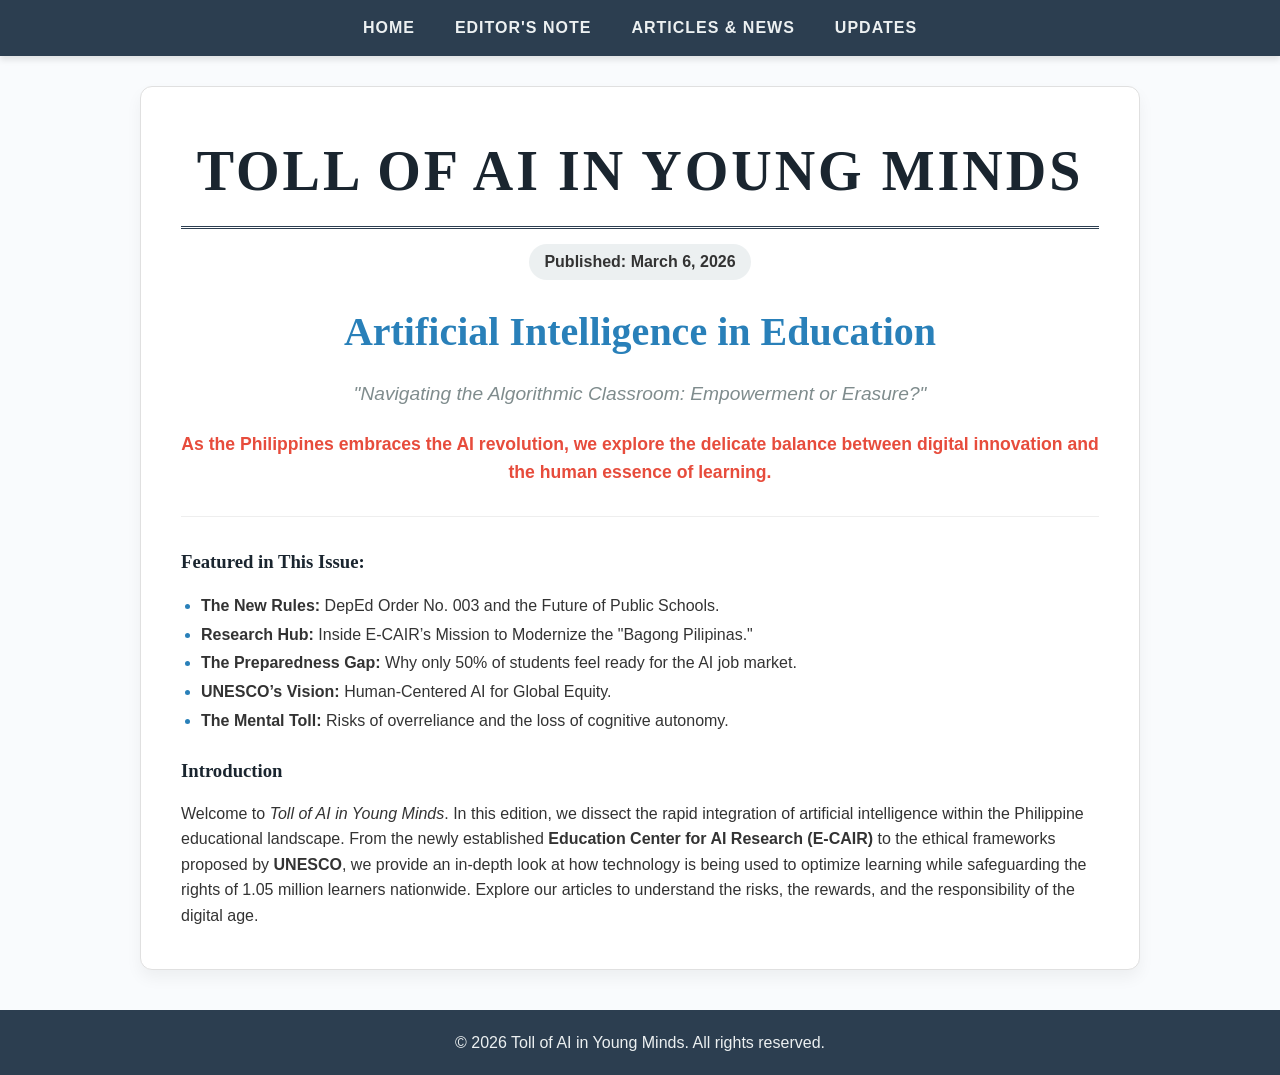
<file: index.html>
<!DOCTYPE html>
<html lang="en">
<head>
    <meta charset="UTF-8">
    <meta name="viewport" content="width=device-width, initial-scale=1.0">
    <title>Toll of AI in Young Minds - Home</title>
    <link rel="stylesheet" href="styles.css">
</head>
<body>
    <nav>
        <a href="index.html">Home</a>
        <a href="editor.html">Editor's Note</a>
        <a href="articles.html">Articles & News</a>
        <a href="updates.html">Updates</a>
    </nav>

    <div class="container text-center">
        <h1 class="magazine-title">Toll of AI in Young Minds</h1>
        <p class="pub-date text-bold">Published: March 6, 2026</p>
        
        <h2 class="headline">Artificial Intelligence in Education</h2>
        <p class="tagline text-italic">"Navigating the Algorithmic Classroom: Empowerment or Erasure?"</p>
        
        <p style="margin: 20px 0; font-size: 1.1em; color: #e74c3c;">
            <strong>As the Philippines embraces the AI revolution, we explore the delicate balance between digital innovation and the human essence of learning.</strong>
        </p>

        <hr style="margin: 30px 0; border: 0; border-top: 1px solid #eee;">

        <div style="text-align: left;">
            <h3>Featured in This Issue:</h3>
            <ul class="coverlines-list">
                <li><strong>The New Rules:</strong> DepEd Order No. 003 and the Future of Public Schools.</li>
                <li><strong>Research Hub:</strong> Inside E-CAIR’s Mission to Modernize the "Bagong Pilipinas."</li>
                <li><strong>The Preparedness Gap:</strong> Why only 50% of students feel ready for the AI job market.</li>
                <li><strong>UNESCO’s Vision:</strong> Human-Centered AI for Global Equity.</li>
                <li><strong>The Mental Toll:</strong> Risks of overreliance and the loss of cognitive autonomy.</li>
            </ul>

            <h3>Introduction</h3>
            <p>Welcome to <em>Toll of AI in Young Minds</em>. In this edition, we dissect the rapid integration of artificial intelligence within the Philippine educational landscape. From the newly established <strong>Education Center for AI Research (E-CAIR)</strong> to the ethical frameworks proposed by <strong>UNESCO</strong>, we provide an in-depth look at how technology is being used to optimize learning while safeguarding the rights of 1.05 million learners nationwide. Explore our articles to understand the risks, the rewards, and the responsibility of the digital age.</p>
        </div>
    </div>

    <footer>
        <p>&copy; 2026 Toll of AI in Young Minds. All rights reserved.</p>
    </footer>
</body>
</html>
</file>
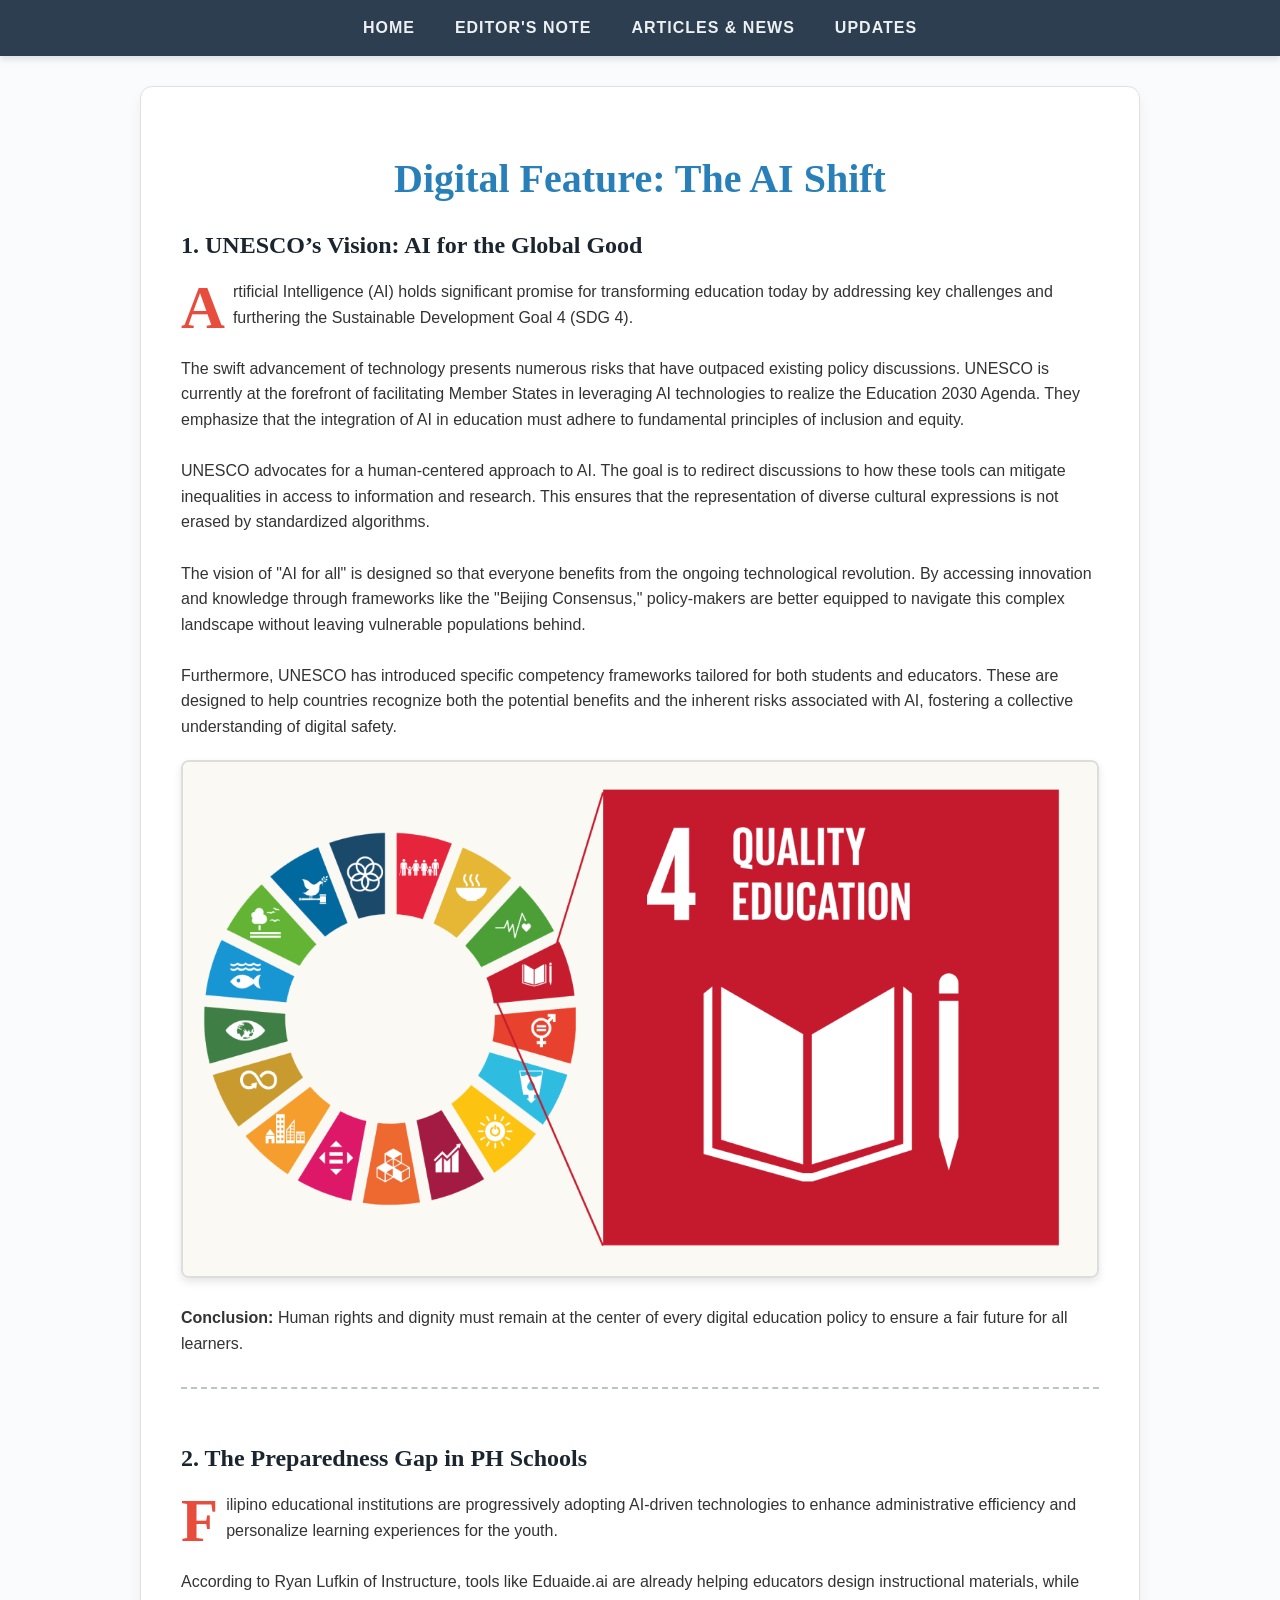
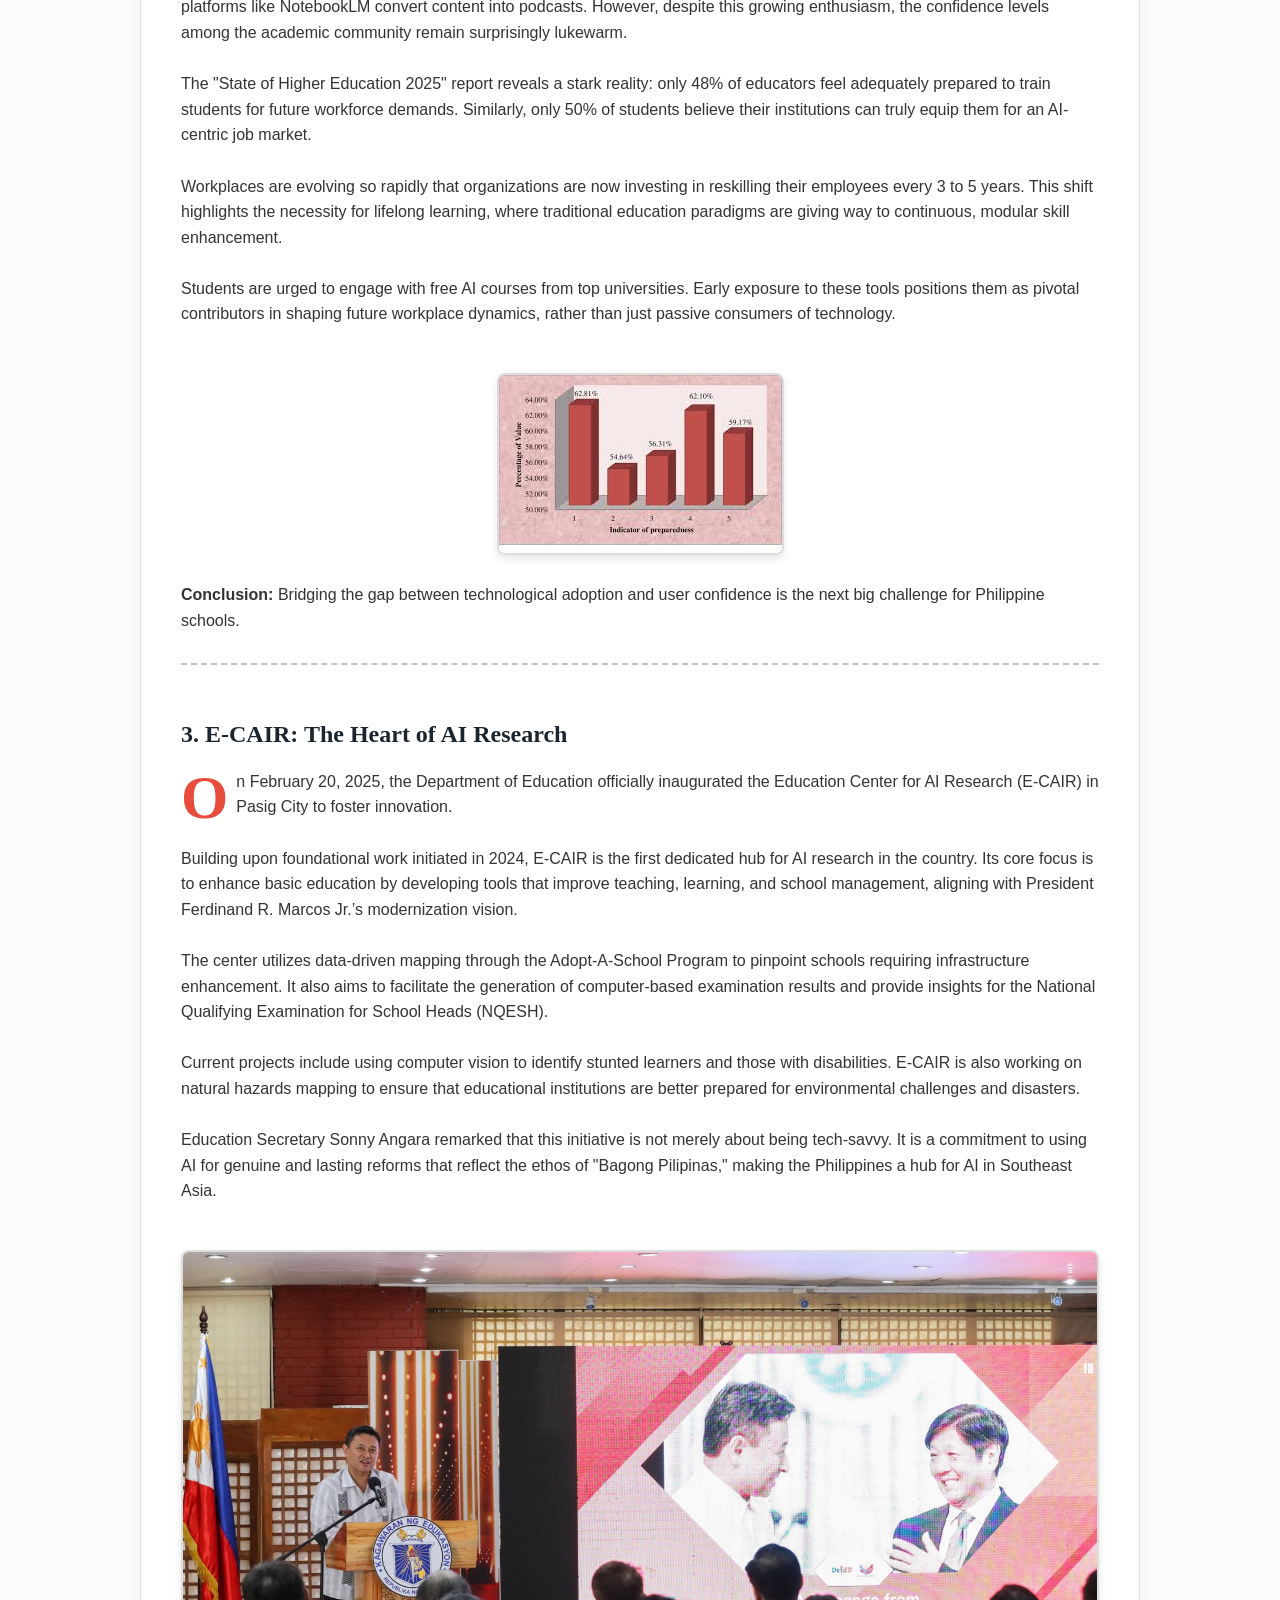
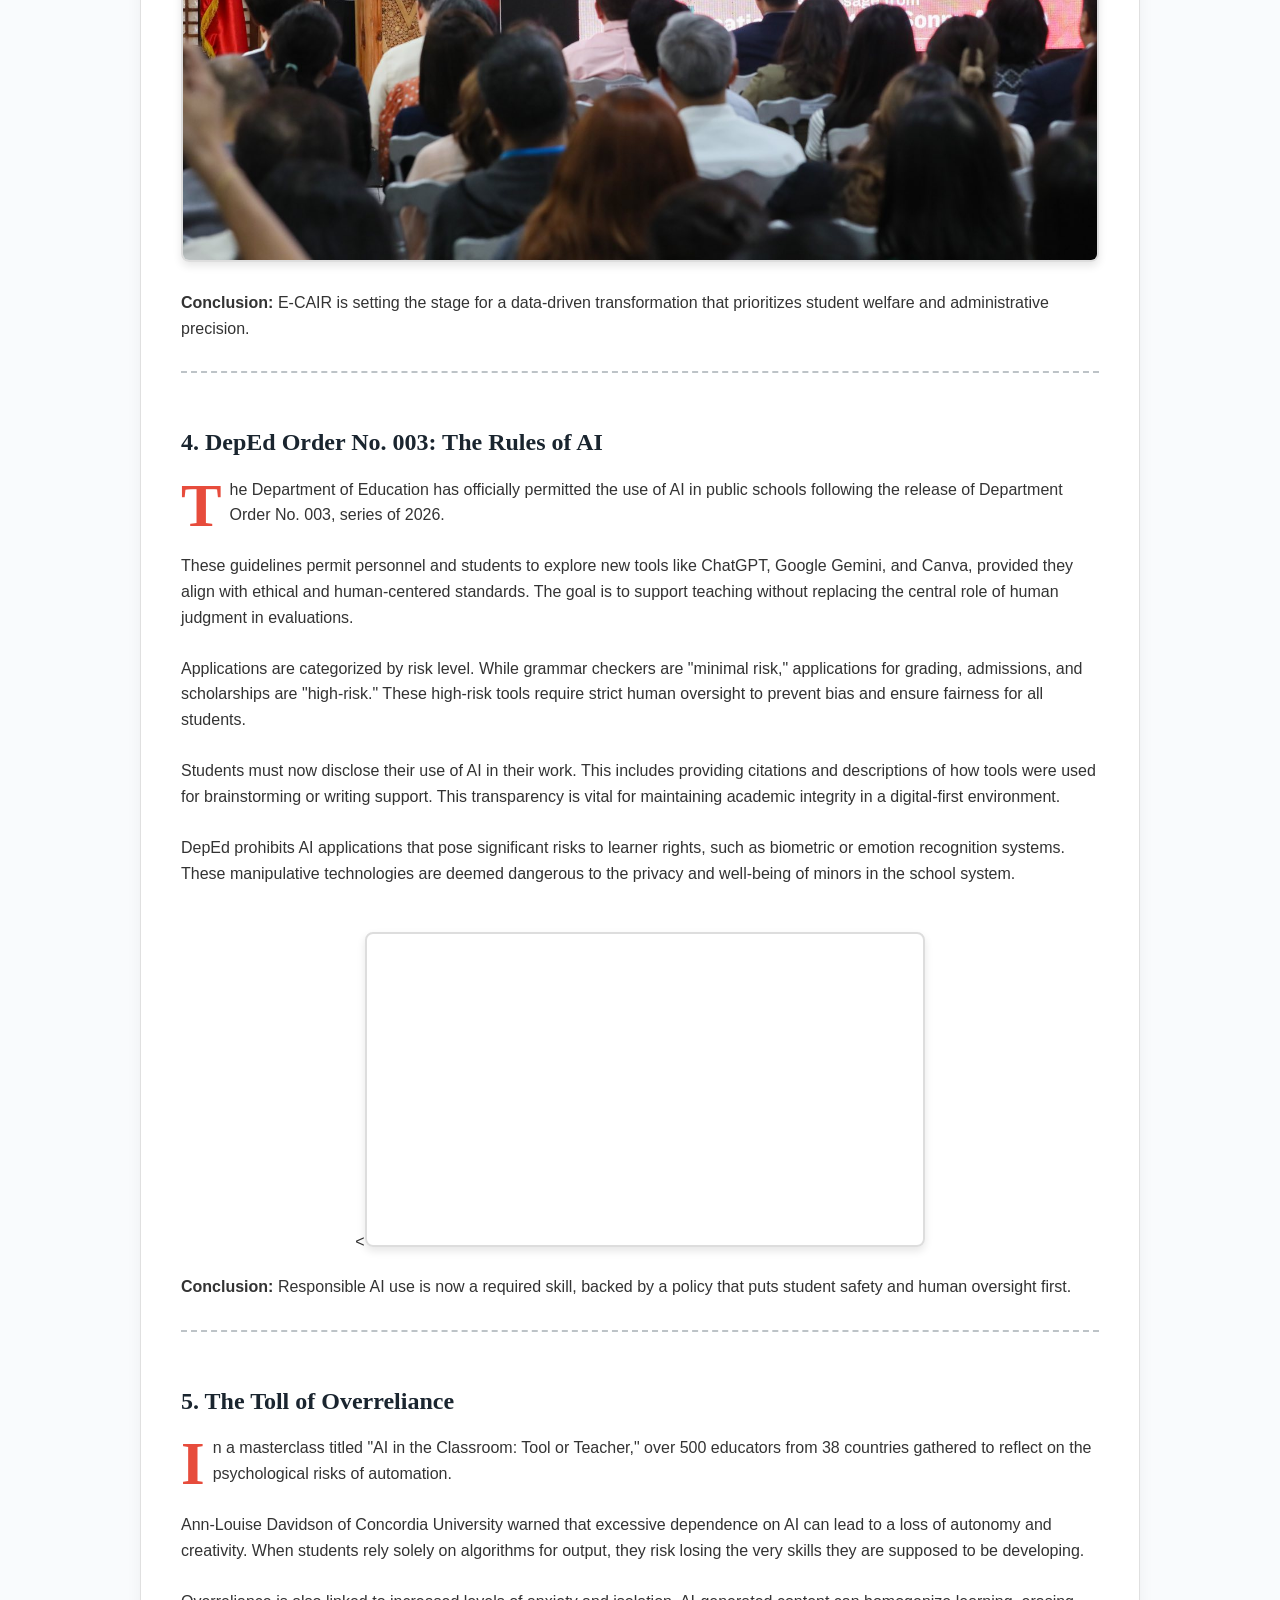
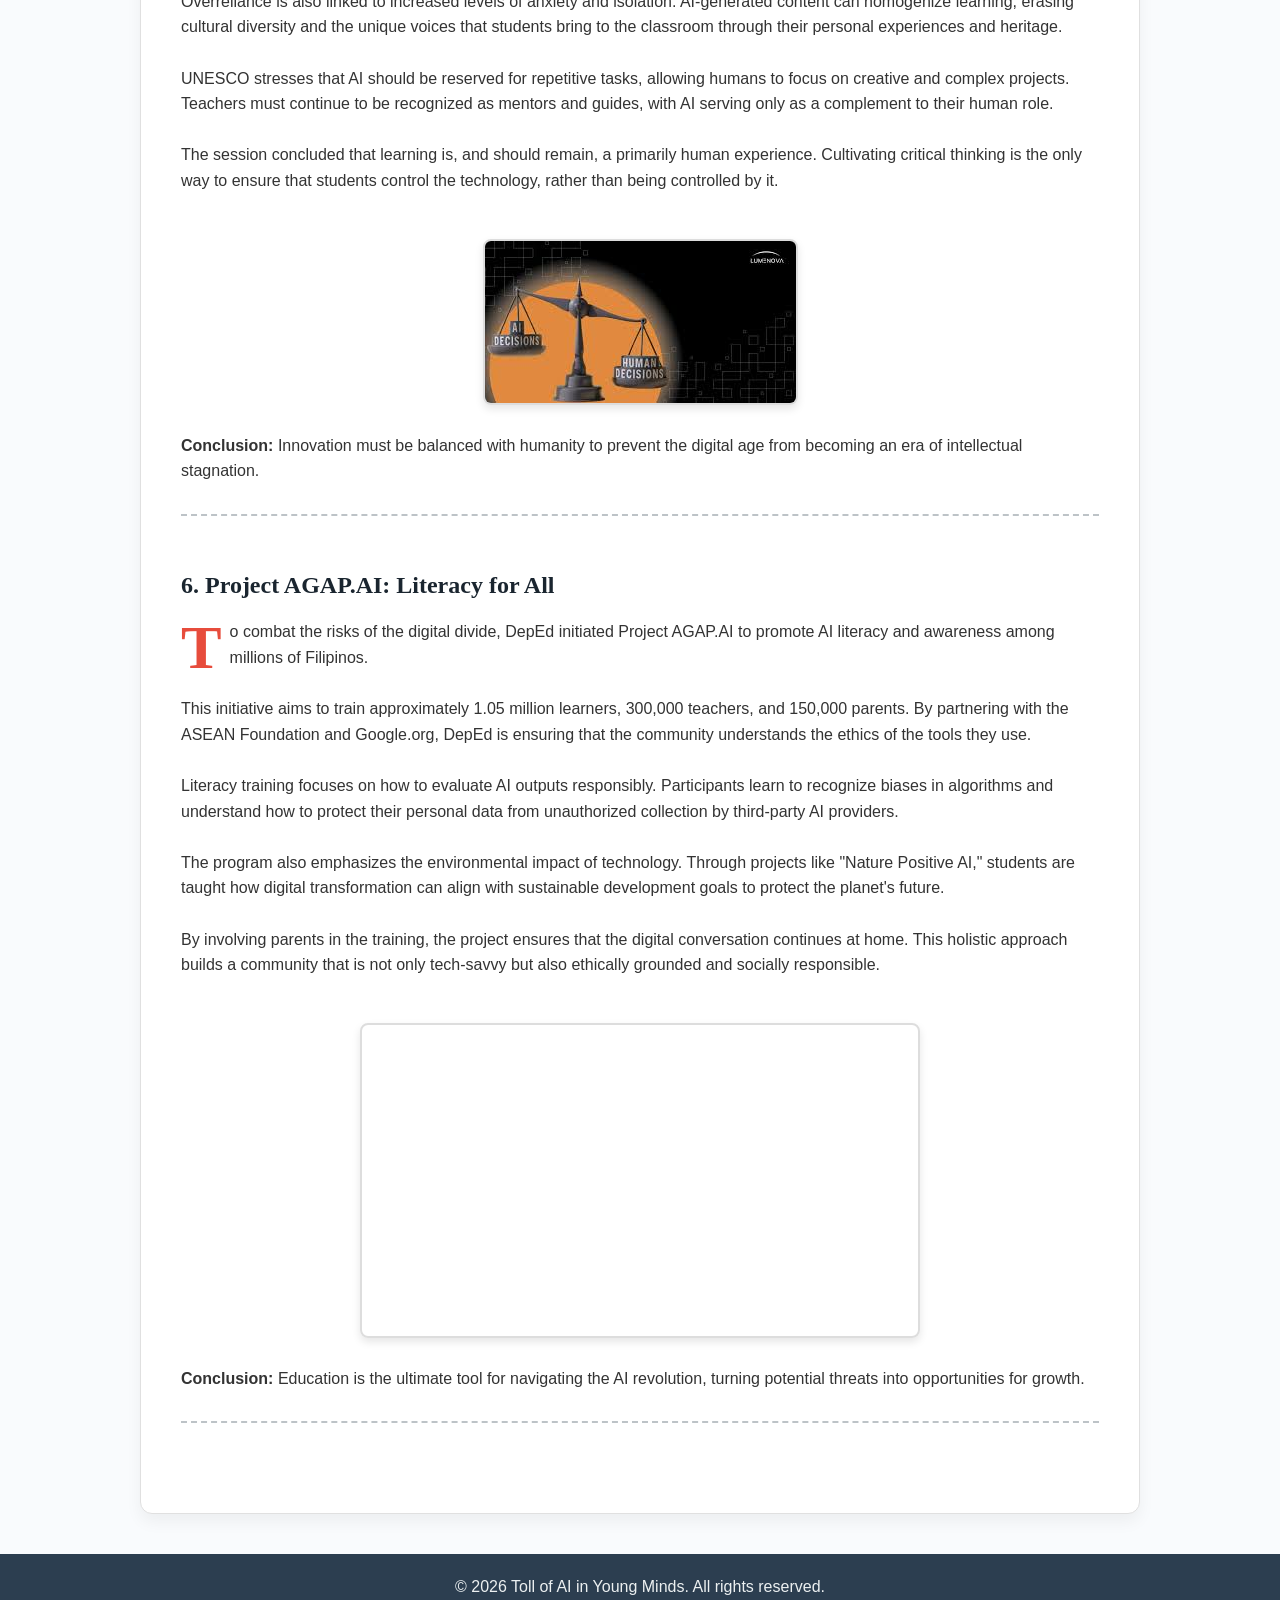
<file: articles.html>
<!DOCTYPE html>
<html lang="en">
<head>
    <meta charset="UTF-8">
    <meta name="viewport" content="width=device-width, initial-scale=1.0">
    <title>Articles - Toll of AI in Young Minds</title>
    <link rel="stylesheet" href="styles.css">
</head>
<body>
    <nav>
        <a href="index.html">Home</a>
        <a href="editor.html">Editor's Note</a>
        <a href="articles.html">Articles & News</a>
        <a href="updates.html">Updates</a>
    </nav>

    <div class="container">
        <h1 class="text-center headline">Digital Feature: The AI Shift</h1>

        <div class="article-block">
            <h2>1. UNESCO’s Vision: AI for the Global Good</h2>
            <p class="drop-cap">Artificial Intelligence (AI) holds significant promise for transforming education today by addressing key challenges and furthering the Sustainable Development Goal 4 (SDG 4).</p>
            
            <div class="article-body"><br>
                <p>The swift advancement of technology presents numerous risks that have outpaced existing policy discussions. UNESCO is currently at the forefront of facilitating Member States in leveraging AI technologies to realize the Education 2030 Agenda. They emphasize that the integration of AI in education must adhere to fundamental principles of inclusion and equity.</p><br>
                <p>UNESCO advocates for a human-centered approach to AI. The goal is to redirect discussions to how these tools can mitigate inequalities in access to information and research. This ensures that the representation of diverse cultural expressions is not erased by standardized algorithms.</p><br>
                <p>The vision of "AI for all" is designed so that everyone benefits from the ongoing technological revolution. By accessing innovation and knowledge through frameworks like the "Beijing Consensus," policy-makers are better equipped to navigate this complex landscape without leaving vulnerable populations behind.</p><br>
                <p>Furthermore, UNESCO has introduced specific competency frameworks tailored for both students and educators. These are designed to help countries recognize both the potential benefits and the inherent risks associated with AI, fostering a collective understanding of digital safety.</p>
            </div>
            
            <div class="media-wrapper">
                <img src="sdg4.png" alt="UNESCO AI Strategy">
            </div>
            <p><strong>Conclusion:</strong> Human rights and dignity must remain at the center of every digital education policy to ensure a fair future for all learners.</p>
        </div>

        <div class="article-block">
            <h2>2. The Preparedness Gap in PH Schools</h2>
            <p class="drop-cap">Filipino educational institutions are progressively adopting AI-driven technologies to enhance administrative efficiency and personalize learning experiences for the youth.</p>
            
            <div class="article-body"><br>
                <p>According to Ryan Lufkin of Instructure, tools like Eduaide.ai are already helping educators design instructional materials, while platforms like NotebookLM convert content into podcasts. However, despite this growing enthusiasm, the confidence levels among the academic community remain surprisingly lukewarm.</p><br>
                <p>The "State of Higher Education 2025" report reveals a stark reality: only 48% of educators feel adequately prepared to train students for future workforce demands. Similarly, only 50% of students believe their institutions can truly equip them for an AI-centric job market.</p><br>
                <p>Workplaces are evolving so rapidly that organizations are now investing in reskilling their employees every 3 to 5 years. This shift highlights the necessity for lifelong learning, where traditional education paradigms are giving way to continuous, modular skill enhancement.</p><br>
                <p>Students are urged to engage with free AI courses from top universities. Early exposure to these tools positions them as pivotal contributors in shaping future workplace dynamics, rather than just passive consumers of technology.</p><br>
            </div>
            
            <div class="media-wrapper">
                <img src="stats.jfif" alt="PH Education Stats">
            </div>
            <p><strong>Conclusion:</strong> Bridging the gap between technological adoption and user confidence is the next big challenge for Philippine schools.</p>
        </div>

        <div class="article-block">
            <h2>3. E-CAIR: The Heart of AI Research</h2>
            <p class="drop-cap">On February 20, 2025, the Department of Education officially inaugurated the Education Center for AI Research (E-CAIR) in Pasig City to foster innovation.</p>
            
            <div class="article-body"><br>
                <p>Building upon foundational work initiated in 2024, E-CAIR is the first dedicated hub for AI research in the country. Its core focus is to enhance basic education by developing tools that improve teaching, learning, and school management, aligning with President Ferdinand R. Marcos Jr.’s modernization vision.</p><br>
                <p>The center utilizes data-driven mapping through the Adopt-A-School Program to pinpoint schools requiring infrastructure enhancement. It also aims to facilitate the generation of computer-based examination results and provide insights for the National Qualifying Examination for School Heads (NQESH).</p><br>
                <p>Current projects include using computer vision to identify stunted learners and those with disabilities. E-CAIR is also working on natural hazards mapping to ensure that educational institutions are better prepared for environmental challenges and disasters.</p><br>
                <p>Education Secretary Sonny Angara remarked that this initiative is not merely about being tech-savvy. It is a commitment to using AI for genuine and lasting reforms that reflect the ethos of "Bagong Pilipinas," making the Philippines a hub for AI in Southeast Asia.</p><br>
            </div>
            
            <div class="media-wrapper">
                <img src="ecair.jpg" alt="E-CAIR Research Hub">
            </div>
            <p><strong>Conclusion:</strong> E-CAIR is setting the stage for a data-driven transformation that prioritizes student welfare and administrative precision.</p>
        </div>

        <div class="article-block">
            <h2>4. DepEd Order No. 003: The Rules of AI</h2>
            <p class="drop-cap">The Department of Education has officially permitted the use of AI in public schools following the release of Department Order No. 003, series of 2026.</p>
            
            <div class="article-body"><br>
                <p>These guidelines permit personnel and students to explore new tools like ChatGPT, Google Gemini, and Canva, provided they align with ethical and human-centered standards. The goal is to support teaching without replacing the central role of human judgment in evaluations.</p><br>
                <p>Applications are categorized by risk level. While grammar checkers are "minimal risk," applications for grading, admissions, and scholarships are "high-risk." These high-risk tools require strict human oversight to prevent bias and ensure fairness for all students.</p><br>
                <p>Students must now disclose their use of AI in their work. This includes providing citations and descriptions of how tools were used for brainstorming or writing support. This transparency is vital for maintaining academic integrity in a digital-first environment.</p><br>
                <p>DepEd prohibits AI applications that pose significant risks to learner rights, such as biometric or emotion recognition systems. These manipulative technologies are deemed dangerous to the privacy and well-being of minors in the school system.</p><br>
            </div>

            <div class="media-wrapper">
                <<iframe width="560" height="315" src="https://www.youtube.com/embed/9VJLYOU6CEI?si=O5-X51FIDdUg5CM0" title="YouTube video player" frameborder="0" allow="accelerometer; autoplay; clipboard-write; encrypted-media; gyroscope; picture-in-picture; web-share" referrerpolicy="strict-origin-when-cross-origin" allowfullscreen></iframe>
            </div>
            <p><strong>Conclusion:</strong> Responsible AI use is now a required skill, backed by a policy that puts student safety and human oversight first.</p>
        </div>

        <div class="article-block">
            <h2>5. The Toll of Overreliance</h2>
            <p class="drop-cap">In a masterclass titled "AI in the Classroom: Tool or Teacher," over 500 educators from 38 countries gathered to reflect on the psychological risks of automation.</p>
            
            <div class="article-body"><br>
                <p>Ann-Louise Davidson of Concordia University warned that excessive dependence on AI can lead to a loss of autonomy and creativity. When students rely solely on algorithms for output, they risk losing the very skills they are supposed to be developing.</p><br>
                <p>Overreliance is also linked to increased levels of anxiety and isolation. AI-generated content can homogenize learning, erasing cultural diversity and the unique voices that students bring to the classroom through their personal experiences and heritage.</p><br>
                <p>UNESCO stresses that AI should be reserved for repetitive tasks, allowing humans to focus on creative and complex projects. Teachers must continue to be recognized as mentors and guides, with AI serving only as a complement to their human role.</p><br>
                <p>The session concluded that learning is, and should remain, a primarily human experience. Cultivating critical thinking is the only way to ensure that students control the technology, rather than being controlled by it.</p><br>
            </div>
            
            <div class="media-wrapper">
                <img src="ai.jfif" alt="Mental Impact of AI">
            </div>
            <p><strong>Conclusion:</strong> Innovation must be balanced with humanity to prevent the digital age from becoming an era of intellectual stagnation.</p>
        </div>

        <div class="article-block">
            <h2>6. Project AGAP.AI: Literacy for All</h2>
            <p class="drop-cap">To combat the risks of the digital divide, DepEd initiated Project AGAP.AI to promote AI literacy and awareness among millions of Filipinos.</p>
            
            <div class="article-body"><br>
                <p>This initiative aims to train approximately 1.05 million learners, 300,000 teachers, and 150,000 parents. By partnering with the ASEAN Foundation and Google.org, DepEd is ensuring that the community understands the ethics of the tools they use.</p><br>
                <p>Literacy training focuses on how to evaluate AI outputs responsibly. Participants learn to recognize biases in algorithms and understand how to protect their personal data from unauthorized collection by third-party AI providers.</p><br>
                <p>The program also emphasizes the environmental impact of technology. Through projects like "Nature Positive AI," students are taught how digital transformation can align with sustainable development goals to protect the planet's future.</p><br>
                <p>By involving parents in the training, the project ensures that the digital conversation continues at home. This holistic approach builds a community that is not only tech-savvy but also ethically grounded and socially responsible.</p><br>
            </div>
            
            <div class="media-wrapper">
                <iframe width="560" height="315" src="https://www.youtube.com/embed/mz1OZ5Jztwk?si=gS-MALLG5z0xsFaM" title="YouTube video player" frameborder="0" allow="accelerometer; autoplay; clipboard-write; encrypted-media; gyroscope; picture-in-picture; web-share" referrerpolicy="strict-origin-when-cross-origin" allowfullscreen></iframe>
            </div>
            <p><strong>Conclusion:</strong> Education is the ultimate tool for navigating the AI revolution, turning potential threats into opportunities for growth.</p>
        </div>
    </div>

    <footer>
        <p>&copy; 2026 Toll of AI in Young Minds. All rights reserved.</p>
    </footer>
</body>
</html>
</file>
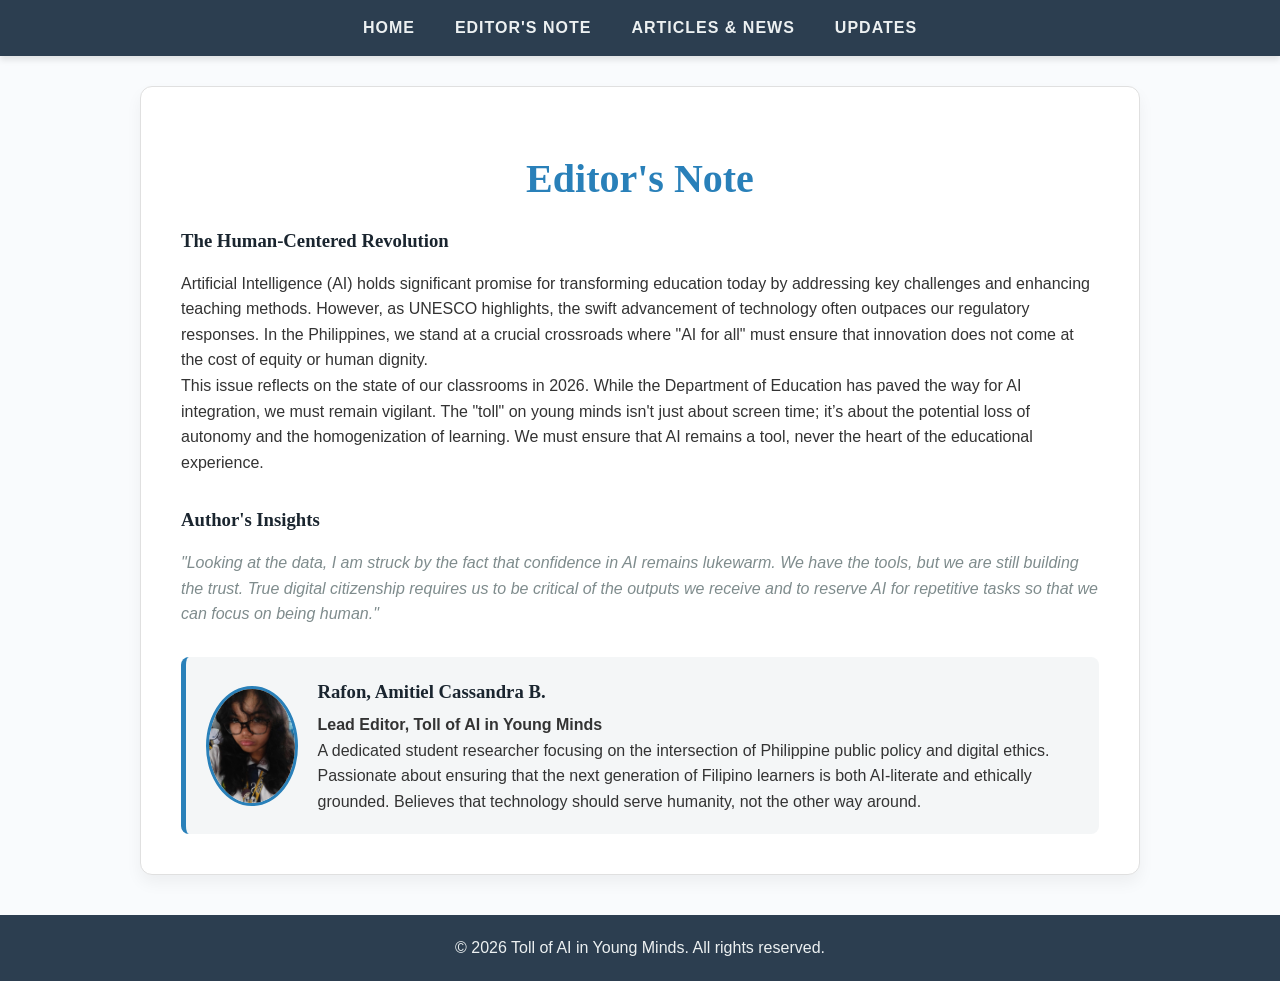
<file: editor.html>
<!DOCTYPE html>
<html lang="en">
<head>
    <meta charset="UTF-8">
    <meta name="viewport" content="width=device-width, initial-scale=1.0">
    <title>Editor's Note - Toll of AI in Young Minds</title>
    <link rel="stylesheet" href="styles.css">
</head>
<body>
    <nav>
        <a href="index.html">Home</a>
        <a href="editor.html">Editor's Note</a>
        <a href="articles.html">Articles & News</a>
        <a href="updates.html">Updates</a>
    </nav>

    <div class="container">
        <h2 class="headline text-center">Editor's Note</h2>
        
        <h3>The Human-Centered Revolution</h3>
        <p>Artificial Intelligence (AI) holds significant promise for transforming education today by addressing key challenges and enhancing teaching methods. However, as UNESCO highlights, the swift advancement of technology often outpaces our regulatory responses. In the Philippines, we stand at a crucial crossroads where "AI for all" must ensure that innovation does not come at the cost of equity or human dignity.</p>
        
        <p>This issue reflects on the state of our classrooms in 2026. While the Department of Education has paved the way for AI integration, we must remain vigilant. The "toll" on young minds isn't just about screen time; it’s about the potential loss of autonomy and the homogenization of learning. We must ensure that AI remains a tool, never the heart of the educational experience.</p>

        <h3 style="margin-top: 30px;">Author's Insights</h3>
        <p class="text-italic">"Looking at the data, I am struck by the fact that confidence in AI remains lukewarm. We have the tools, but we are still building the trust. True digital citizenship requires us to be critical of the outputs we receive and to reserve AI for repetitive tasks so that we can focus on being human."</p>

        <div class="profile-section">
            <img src="profile.jfif" alt="Editor Profile" class="profile-pic">
            <div>
                <h3 style="margin-bottom: 5px;">Rafon, Amitiel Cassandra B.</h3>
                <p><strong>Lead Editor, Toll of AI in Young Minds</strong></p>
                <p>A dedicated student researcher focusing on the intersection of Philippine public policy and digital ethics. Passionate about ensuring that the next generation of Filipino learners is both AI-literate and ethically grounded. Believes that technology should serve humanity, not the other way around.</p>
            </div>
        </div>
    </div>

    <footer>
        <p>&copy; 2026 Toll of AI in Young Minds. All rights reserved.</p>
    </footer>
</body>
</html>
</file>
<file: styles.css>
/* ========== TYPOGRAPHY ========== */
* {
    box-sizing: border-box;
    margin: 0;
    padding: 0;
}

body {
    font-family: 'Segoe UI', Tahoma, Geneva, Verdana, sans-serif;
    line-height: 1.6;
    background-color: #f9fbfd;
    color: #333;
}

h1, h2, h3 {
    font-family: 'Georgia', serif;
    color: #1a252f;
    margin-bottom: 15px;
}

/* ========== NAVIGATION BAR ========== */
nav {
    display: flex;
    justify-content: center;
    background-color: #2c3e50;
    padding: 15px;
    box-shadow: 0 4px 6px rgba(0,0,0,0.1);
    position: sticky;
    top: 0;
    z-index: 100;
}

nav a {
    color: #ecf0f1;
    text-decoration: none;
    margin: 0 20px;
    font-weight: bold;
    text-transform: uppercase;
    letter-spacing: 1px;
    transition: color 0.3s ease, transform 0.3s ease;
}

/* Pseudo-class */
nav a:hover {
    color: #3498db;
    transform: scale(1.05);
}

/* ========== CONTAINERS & BORDERS ========== */
.container {
    width: 85%;
    max-width: 1000px;
    margin: 30px auto;
    padding: 40px;
    background: #ffffff;
    border: 1px solid #e0e0e0;
    border-radius: 12px;
    box-shadow: 0 8px 16px rgba(0,0,0,0.05);
}

.text-center { text-align: center; }
.text-bold { font-weight: bold; }
.text-italic { font-style: italic; color: #7f8c8d; }

/* ========== HOME PAGE STYLES ========== */
.magazine-title {
    font-size: 3.5em;
    text-transform: uppercase;
    letter-spacing: 3px;
    border-bottom: 3px double #2c3e50;
    padding-bottom: 10px;
}

.headline { font-size: 2.5em; color: #2980b9; margin-top: 20px; }
.tagline { font-size: 1.2em; margin-bottom: 10px; }
.pub-date { display: inline-block; padding: 5px 15px; background: #ecf0f1; border-radius: 20px; }

/* Lists */
.coverlines-list, .references-list {
    margin-left: 20px;
    margin-bottom: 20px;
    line-height: 1.8;
}

.coverlines-list li::marker { color: #2980b9; font-weight: bold; } /* Pseudo-element */

/* ========== EDITOR'S NOTE STYLES ========== */
.profile-section {
    display: flex;
    align-items: center;
    margin-top: 30px;
    padding: 20px;
    background: #f4f6f7;
    border-left: 5px solid #2980b9;
    border-radius: 8px;
}

.profile-pic {
    width: 120px;
    height: 120px;
    border-radius: 50%; /* Circle border */
    border: 3px solid #2980b9;
    margin-right: 20px;
    object-fit: cover;
}

/* ========== ARTICLES STYLES ========== */
.article-block {
    margin-bottom: 50px;
    padding-bottom: 30px;
    border-bottom: 2px dashed #bdc3c7;
}

/* Pseudo-element - Drop Cap */
.drop-cap::first-letter {
    font-size: 3.8em;
    float: left;
    line-height: 0.8;
    margin-right: 8px;
    margin-top: 5px;
    color: #e74c3c;
    font-family: 'Georgia', serif;
    font-weight: bold;
}

.media-wrapper {
    text-align: center;
    margin: 20px 0;
}

.media-wrapper img, .media-wrapper iframe {
    max-width: 100%;
    border-radius: 8px;
    border: 2px solid #ddd;
    box-shadow: 0 4px 8px rgba(0,0,0,0.1);
}

/* ========== UPDATES PAGE ========== */
.thumbnail-link {
    display: flex;
    align-items: center;
    text-decoration: none;
    color: #2c3e50;
    padding: 15px;
    margin-bottom: 15px;
    border: 1px solid #ddd;
    border-radius: 8px;
    transition: background 0.3s;
}

.thumbnail-link:hover {
    background: #ecf0f1;
}

.thumbnail-link img {
    width: 120px;
    height: 80px;
    object-fit: cover;
    border-radius: 5px;
    margin-right: 20px;
}

.contact-section { margin-top: 30px; padding-top: 20px; border-top: 1px solid #eee; }
.contact-section a { color: #2980b9; text-decoration: none; font-weight: bold; }
.contact-section a:hover { text-decoration: underline; }

/* ========== FOOTER ========== */
footer {
    text-align: center;
    padding: 20px;
    background-color: #2c3e50;
    color: #ecf0f1;
    margin-top: 40px;
}
</file>
